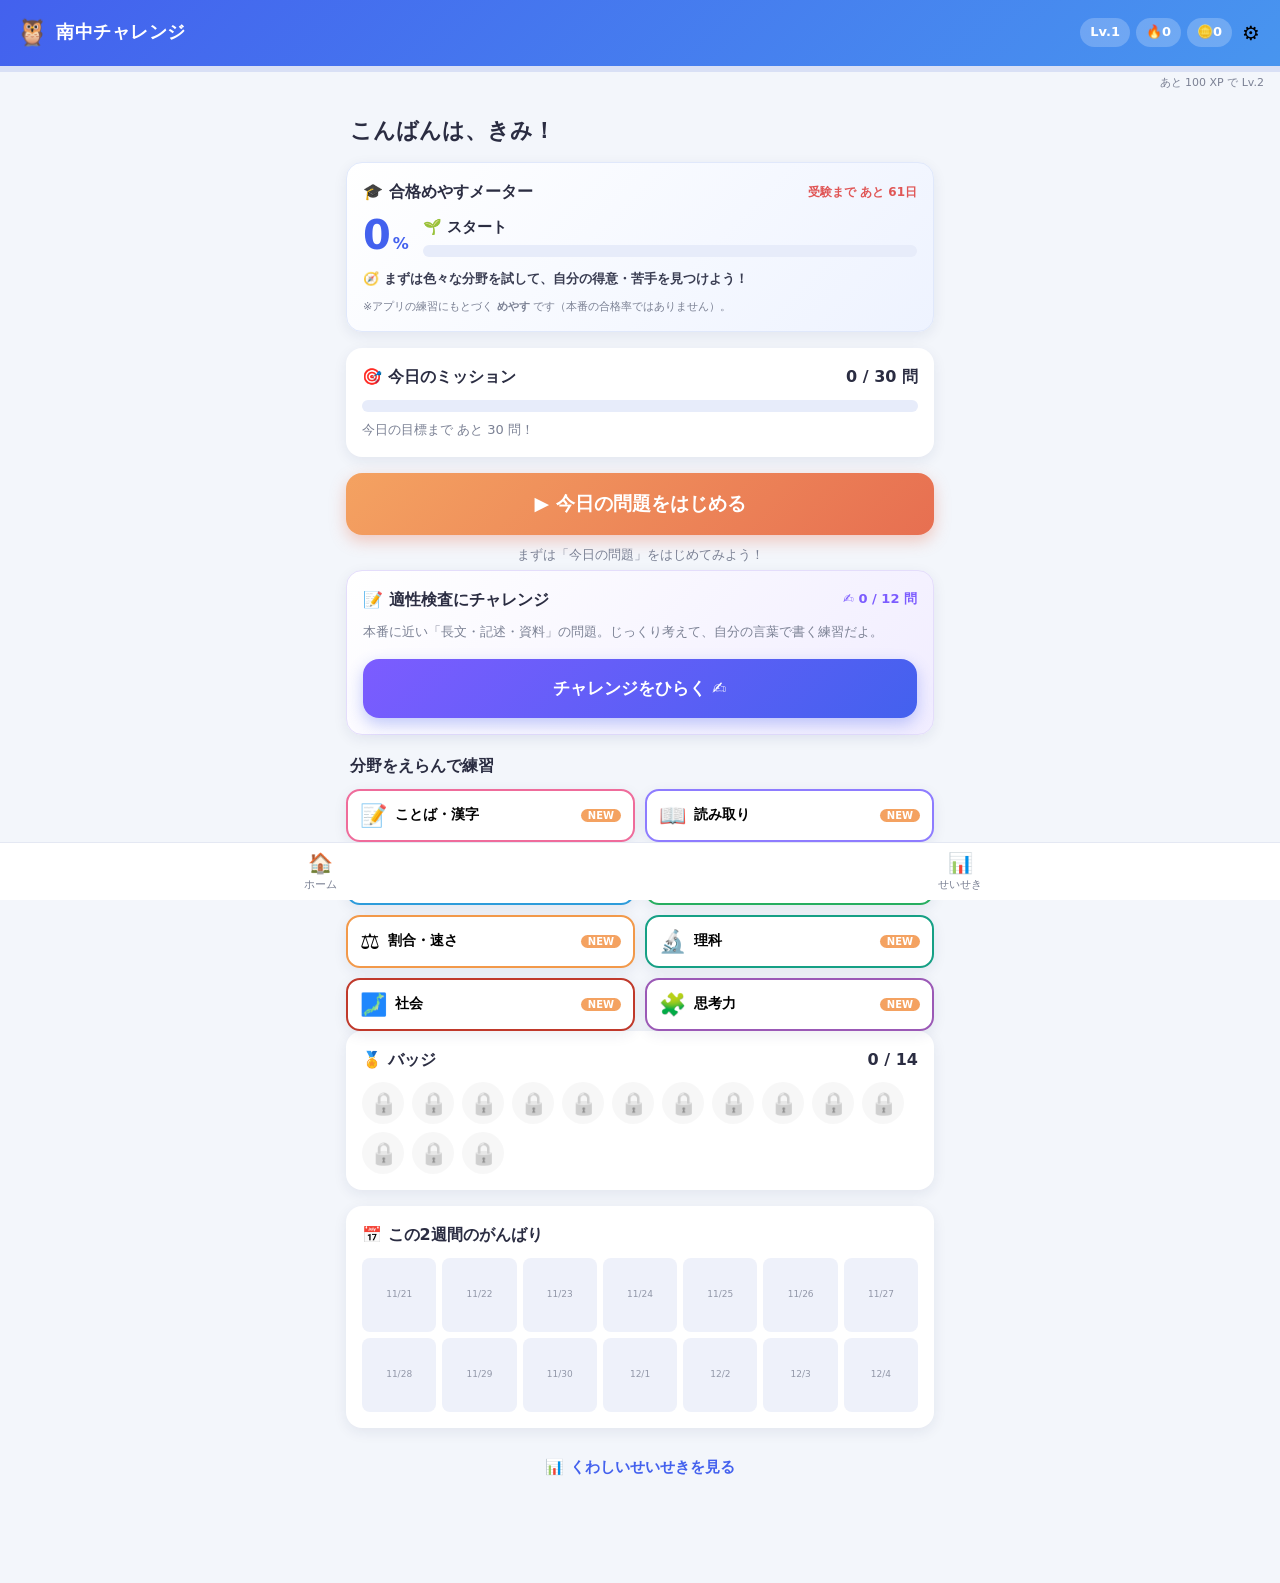
<file: yokohama-minami-quiz-app/index.html>
<!DOCTYPE html>
<html lang="ja">
<head>
  <meta charset="UTF-8" />
  <meta name="viewport" content="width=device-width, initial-scale=1.0" />
  <title>南中チャレンジ｜横浜南附属中 適性検査 1問1答</title>
  <link rel="stylesheet" href="css/style.css" />
</head>
<body>
  <!-- ヘッダー -->
  <header class="app-header">
    <div class="brand">
      <span class="logo">🦉</span>
      <span class="brand-name">南中チャレンジ</span>
    </div>
    <div class="header-stats">
      <span class="chip" id="hdr-level">Lv.1</span>
      <span class="chip" id="hdr-streak">🔥0</span>
      <span class="chip" id="hdr-coin">🪙0</span>
      <button class="icon-btn" id="settings-btn" title="設定">⚙️</button>
    </div>
  </header>
  <div class="xp-bar"><div class="xp-fill" id="xp-fill"></div></div>
  <div class="xp-text" id="xp-text"></div>

  <main>
    <!-- ===== ホーム ===== -->
    <section class="view active" id="view-home">
      <h1 class="greeting" id="greeting">こんにちは！</h1>

      <div class="card readiness-card">
        <div class="card-head">
          <span>🎓 合格めやすメーター</span>
          <span class="countdown" id="exam-countdown"></span>
        </div>
        <div class="readiness-main">
          <div class="readiness-score"><span id="readiness-num">0</span><span class="readiness-unit">%</span></div>
          <div class="readiness-info">
            <div class="readiness-stage" id="readiness-stage">🌱 スタート</div>
            <div class="bar"><div class="bar-fill readiness-fill" id="readiness-fill"></div></div>
          </div>
        </div>
        <div class="readiness-advice" id="readiness-advice"></div>
        <div class="readiness-note">※アプリの練習にもとづく <b>めやす</b> です（本番の合格率ではありません）。</div>
      </div>

      <div class="card mission">
        <div class="mission-head">
          <span>🎯 今日のミッション</span>
          <span id="daily-progress">0 / 10 問</span>
        </div>
        <div class="bar"><div class="bar-fill mission-fill" id="daily-fill"></div></div>
        <div class="mission-msg" id="daily-msg"></div>
      </div>

      <button class="big-btn" id="start-today">▶ 今日の問題をはじめる</button>
      <button class="big-btn revenge hidden" id="start-revenge">⚔️ リベンジ！まちがえた問題 <span id="revenge-count"></span></button>
      <p class="advice" id="advice"></p>

      <div class="card challenge-entry">
        <div class="card-head">
          <span>📝 適性検査にチャレンジ</span>
          <span id="challenge-progress"></span>
        </div>
        <p class="challenge-desc">本番に近い「長文・記述・資料」の問題。じっくり考えて、自分の言葉で書く練習だよ。</p>
        <button class="big-btn alt" id="open-challenges">チャレンジをひらく ✍️</button>
      </div>

      <h2 class="section-title">分野をえらんで練習</h2>
      <div class="cat-buttons" id="cat-buttons"></div>

      <div class="card">
        <div class="card-head">
          <span>🏅 バッジ</span>
          <span id="badge-count">0 / 0</span>
        </div>
        <div class="badge-preview" id="badge-preview"></div>
      </div>

      <div class="card">
        <div class="card-head"><span>📅 この2週間のがんばり</span></div>
        <div class="streak-cal" id="streak-cal"></div>
      </div>

      <button class="link-btn" id="home-stats-link">📊 くわしいせいせきを見る</button>
    </section>

    <!-- ===== クイズ ===== -->
    <section class="view" id="view-quiz">
      <button class="back-link" id="quit-quiz">← ホームにもどる</button>
      <div class="card quiz-card">
        <div class="q-meta">
          <span class="q-category" id="q-category"></span>
          <span class="q-level" id="q-level"></span>
        </div>
        <p class="q-text" id="q-text"></p>
        <div class="q-figure hidden" id="q-figure"></div>
        <div id="answer-area"></div>
        <div class="hint-box hidden" id="hint-box"></div>
        <div class="quiz-actions">
          <button class="ghost-btn" id="hint-btn">💡 ヒント</button>
          <button class="primary-btn hidden" id="submit-btn">こたえる</button>
        </div>
        <div class="feedback" id="feedback"></div>
        <button class="primary-btn next-btn hidden" id="next-btn">つぎの問題 ▶</button>
      </div>
    </section>

    <!-- ===== せいせき ===== -->
    <section class="view" id="view-stats">
      <button class="back-link" id="stats-back">← ホームにもどる</button>
      <h1 class="page-title">📊 せいせき</h1>
      <div class="totals">
        <div class="total-box"><div class="total-num" id="stat-total">0</div><div class="total-lbl">といた数</div></div>
        <div class="total-box"><div class="total-num" id="stat-correct">0</div><div class="total-lbl">正解</div></div>
        <div class="total-box"><div class="total-num" id="stat-rate">0%</div><div class="total-lbl">正答率</div></div>
      </div>
      <h2 class="section-title">🎓 合格めやすの内わけ</h2>
      <div class="cat-stats" id="readiness-breakdown"></div>
      <h2 class="section-title">分野ごとの正答率</h2>
      <div class="cat-stats" id="cat-stats"></div>
      <h2 class="section-title">📅 1日ごとの学習量（直近14日）</h2>
      <p class="history-summary" id="history-summary"></p>
      <div class="daily-history" id="daily-history"></div>
      <h2 class="section-title">バッジ一覧</h2>
      <div class="all-badges" id="all-badges"></div>

      <div class="card parent-card">
        <div class="card-head"><span>👨‍👩‍👧 おうちの方へ</span></div>
        <ul class="parent-points" id="parent-points"></ul>
      </div>
    </section>

    <!-- ===== 適性検査チャレンジ（一覧） ===== -->
    <section class="view" id="view-challenge-list">
      <button class="back-link" id="cl-back">← ホームにもどる</button>
      <h1 class="page-title">📝 適性検査チャレンジ</h1>
      <p class="advice">長文や資料を読んで、自分の言葉で書いてみよう。書けたら「模範解答」と「採点ポイント」で自分でまるつけ！</p>
      <p class="readiness-note">※本番の出題形式に合わせたオリジナル問題です（過去問ではありません）。</p>
      <div class="challenge-cards" id="challenge-cards"></div>
    </section>

    <!-- ===== 適性検査チャレンジ（解答） ===== -->
    <section class="view" id="view-challenge">
      <button class="back-link" id="ch-back">← 一覧にもどる</button>
      <div class="card">
        <div class="q-meta">
          <span class="q-category" id="ch-kind"></span>
          <span class="q-level" id="ch-title"></span>
        </div>
        <div class="ch-passage" id="ch-passage"></div>
        <div class="ch-material" id="ch-material"></div>
        <p class="q-text" id="ch-question"></p>
        <div class="tpl-row">
          <span class="tpl-label">✏️ 書き出しのヒント（タップで入る）</span>
          <button class="tpl-chip" data-tpl="理由は、＿＿だからです。">理由は、…だから</button>
          <button class="tpl-chip" data-tpl="資料から、＿＿が分かります。">資料から、…が分かる</button>
          <button class="tpl-chip" data-tpl="私は＿＿と考えます。なぜなら＿＿だからです。">私は…と考える。なぜなら…</button>
          <button class="tpl-chip" data-tpl="まず＿＿、次に＿＿、だから＿＿です。">まず…、次に…、だから…</button>
        </div>
        <textarea id="ch-input" class="ch-input" rows="6" placeholder="ここに答えを書こう（とちゅうでもOK）"></textarea>
        <div class="hint-box hidden" id="ch-hint"></div>
        <div class="quiz-actions">
          <button class="ghost-btn" id="ch-hint-btn">💡 ヒント</button>
          <button class="primary-btn" id="ch-reveal-btn">模範解答を見る</button>
        </div>
        <div class="ch-answer hidden" id="ch-answer"></div>
      </div>
    </section>
  </main>

  <!-- フッターナビ -->
  <nav class="bottom-nav">
    <button id="nav-home">🏠<span>ホーム</span></button>
    <button id="nav-stats">📊<span>せいせき</span></button>
  </nav>

  <!-- バッジ獲得モーダル -->
  <!-- 目標達成モーダル（やめどきを作る） -->
  <div class="modal hidden" id="goal-modal">
    <div class="modal-card">
      <h2>🎯 今日の目標たっせい！</h2>
      <p class="goal-msg" id="goal-msg"></p>
      <button class="primary-btn" id="goal-stop">今日はここまで 🎉</button>
      <div class="modal-actions">
        <button class="ghost-btn" id="goal-more3">あと3問だけ</button>
        <button class="ghost-btn" id="goal-keep">まだつづける！</button>
      </div>
    </div>
  </div>

  <div class="modal hidden" id="badge-modal">
    <div class="modal-card">
      <h2>🎉 新しいバッジ！</h2>
      <div id="badge-modal-body"></div>
      <button class="primary-btn" id="badge-modal-close">やったー！</button>
    </div>
  </div>

  <!-- 設定モーダル -->
  <div class="modal hidden" id="settings-modal">
    <div class="modal-card">
      <h2>⚙️ せってい</h2>
      <label class="field">なまえ
        <input type="text" id="set-name" maxlength="12" placeholder="ニックネーム" />
      </label>
      <label class="field">1日の目標問題数
        <input type="number" id="set-goal" min="1" max="50" />
      </label>
      <p class="exam-note" id="exam-note"></p>
      <div class="sync-box">
        <div class="sync-title">☁️ クラウド同期</div>
        <p class="sync-status" id="sync-status"></p>
        <div class="sync-btns" id="sync-btns"></div>
        <div class="sync-title">💾 バックアップ</div>
        <div class="sync-btns">
          <button class="ghost-btn small" id="backup-export">📤 書き出す</button>
          <button class="ghost-btn small" id="backup-import-btn">📥 読み込む</button>
          <input type="file" id="backup-import" accept=".json,application/json" class="hidden" />
        </div>
      </div>
      <div class="modal-actions">
        <button class="ghost-btn" id="settings-cancel">とじる</button>
        <button class="primary-btn" id="settings-save">ほぞん</button>
      </div>
      <button class="danger-link" id="settings-reset">データをリセット</button>
    </div>
  </div>

  <div class="toast" id="toast"></div>

  <!-- スクリプト（順番に読みこむ：file:// でも動くように module は使わない） -->
  <script src="js/questions.js"></script>
  <script src="js/questions-figures.js"></script>
  <script src="js/challenges.js"></script>
  <script src="js/storage.js"></script>
  <script src="js/firebase-config.js"></script>
  <script src="js/cloudsync.js"></script>
  <script src="js/gamify.js"></script>
  <script src="js/adaptive.js"></script>
  <script src="js/app.js"></script>
</body>
</html>
</file>
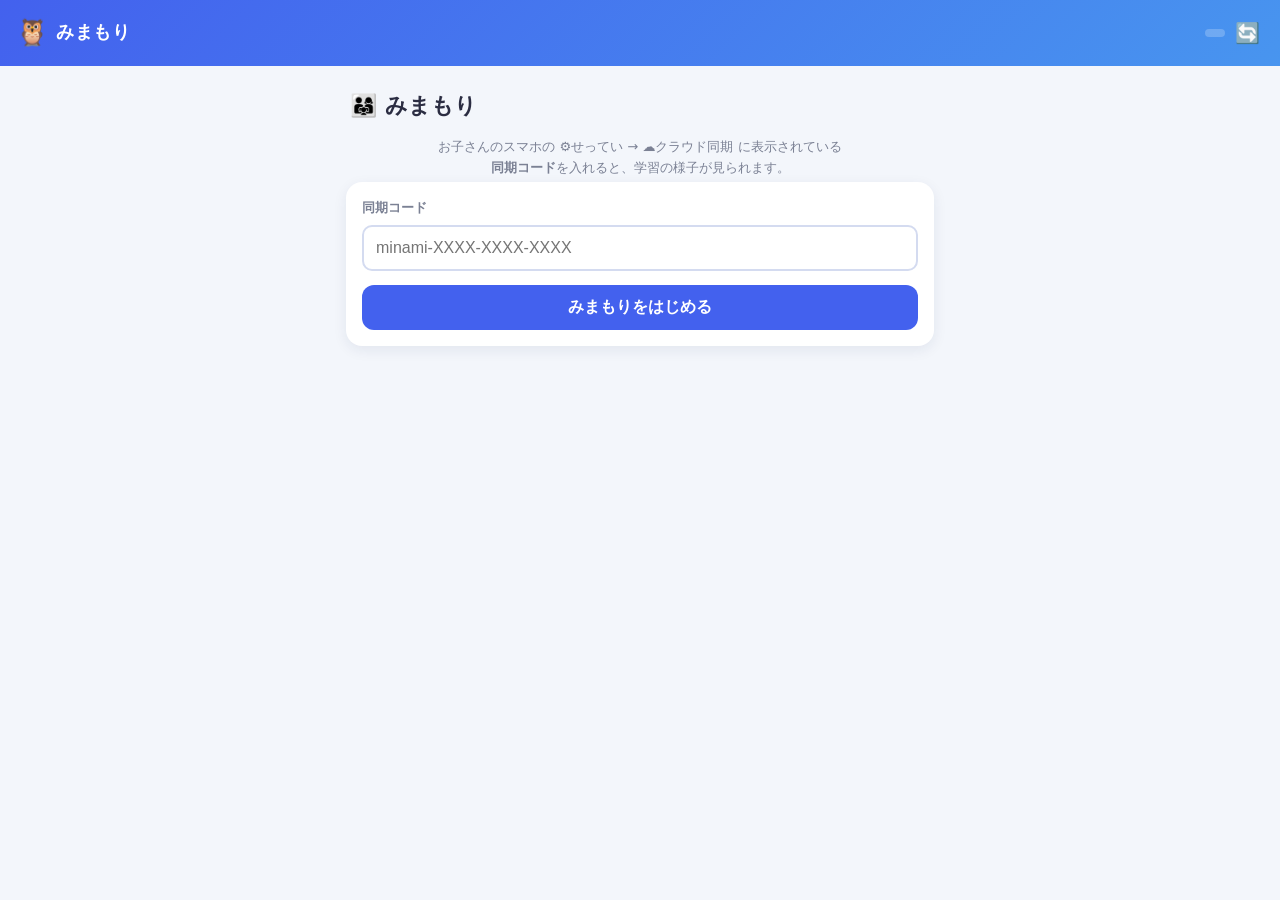
<file: yokohama-minami-quiz-app/mimamori.html>
<!DOCTYPE html>
<html lang="ja">
<head>
  <meta charset="UTF-8" />
  <meta name="viewport" content="width=device-width, initial-scale=1.0" />
  <title>みまもり｜南中チャレンジ</title>
  <link rel="stylesheet" href="css/style.css" />
</head>
<body>
  <header class="app-header">
    <div class="brand">
      <span class="logo">🦉</span>
      <span class="brand-name">みまもり</span>
    </div>
    <div class="header-stats">
      <span class="chip" id="mm-exam"></span>
      <button class="icon-btn" id="mm-refresh" title="更新">🔄</button>
    </div>
  </header>

  <main>
    <!-- コード入力（URLにコードが無いとき） -->
    <section class="view active" id="mm-input-view" style="display:none">
      <h1 class="page-title">👨‍👩‍👧 みまもり</h1>
      <p class="advice">お子さんのスマホの ⚙️せってい → ☁️クラウド同期 に表示されている<br><b>同期コード</b>を入れると、学習の様子が見られます。</p>
      <div class="card">
        <label class="field">同期コード
          <input type="text" id="mm-code-input" placeholder="minami-XXXX-XXXX-XXXX" autocomplete="off" />
        </label>
        <button class="primary-btn" id="mm-code-go" style="width:100%">みまもりをはじめる</button>
      </div>
      <p class="readiness-note" id="mm-input-note"></p>
    </section>

    <!-- ダッシュボード -->
    <section class="view" id="mm-dash-view" style="display:none">
      <h1 class="page-title" id="mm-title">📊 学習のようす</h1>

      <div class="card readiness-card">
        <div class="card-head"><span>🎓 合格めやす</span><span class="countdown" id="mm-exam2"></span></div>
        <div class="readiness-main">
          <div class="readiness-score"><span id="mm-score">0</span><span class="readiness-unit">%</span></div>
          <div class="readiness-info">
            <div class="readiness-stage" id="mm-stage"></div>
            <div class="bar"><div class="bar-fill readiness-fill" id="mm-score-fill"></div></div>
          </div>
        </div>
        <div class="readiness-note">※アプリの練習にもとづくめやすです（本番の合格率ではありません）。</div>
      </div>

      <div class="totals">
        <div class="total-box"><div class="total-num" id="mm-week-days">0</div><div class="total-lbl">今週の学習日数</div></div>
        <div class="total-box"><div class="total-num" id="mm-week-q">0</div><div class="total-lbl">今週の問題数</div></div>
        <div class="total-box"><div class="total-num" id="mm-rate">0%</div><div class="total-lbl">全体の正答率</div></div>
      </div>

      <div class="card">
        <div class="card-head"><span>📅 この2週間のがんばり</span></div>
        <div class="streak-cal" id="mm-cal"></div>
      </div>

      <h2 class="section-title">分野ごとの正答率</h2>
      <div class="cat-stats" id="mm-cats"></div>

      <div class="card parent-card">
        <div class="card-head"><span>👨‍👩‍👧 おうちの方へ</span></div>
        <ul class="parent-points" id="mm-points"></ul>
      </div>

      <p class="readiness-note" id="mm-updated"></p>
      <button class="link-btn" id="mm-change">別のコードにする／みまもりをやめる</button>
    </section>

    <!-- 状態メッセージ -->
    <p class="advice" id="mm-msg" style="display:none"></p>
  </main>

  <div class="toast" id="toast"></div>

  <script src="js/firebase-config.js"></script>
  <script src="js/storage.js"></script>
  <script src="js/gamify.js"></script>
  <script src="js/cloudsync.js"></script>
  <script src="js/mimamori.js"></script>
</body>
</html>
</file>
<file: yokohama-minami-quiz-app/css/style.css>
/* ===== ベース ===== */
:root {
  --bg: #f3f6fb;
  --card: #ffffff;
  --ink: #2b2d42;
  --muted: #7b8194;
  --primary: #4361ee;
  --primary-d: #3146c0;
  --ok: #2e9e5b;
  --ng: #e05656;
  --accent: #f4a261;
  --radius: 16px;
  --shadow: 0 4px 14px rgba(30, 40, 90, 0.08);
}
* { box-sizing: border-box; }
html, body { margin: 0; padding: 0; }
body {
  font-family: "Hiragino Maru Gothic ProN", "Yu Gothic", "Meiryo", system-ui, sans-serif;
  background: var(--bg);
  color: var(--ink);
  -webkit-text-size-adjust: 100%;
  padding-bottom: 80px;
  line-height: 1.6;
}
button { font-family: inherit; cursor: pointer; }

/* ===== ヘッダー ===== */
.app-header {
  position: sticky; top: 0; z-index: 20;
  display: flex; align-items: center; justify-content: space-between;
  padding: 12px 16px;
  background: linear-gradient(135deg, #4361ee, #4895ef);
  color: #fff;
}
.brand { display: flex; align-items: center; gap: 8px; }
.logo { font-size: 26px; }
.brand-name { font-weight: 800; font-size: 18px; letter-spacing: .5px; }
.header-stats { display: flex; align-items: center; gap: 6px; }
.chip {
  background: rgba(255,255,255,.22);
  border-radius: 999px; padding: 4px 10px;
  font-weight: 700; font-size: 13px; white-space: nowrap;
}
.icon-btn { background: none; border: none; font-size: 20px; padding: 2px 4px; }
.xp-bar { height: 6px; background: #d9e0f5; }
.xp-fill { height: 100%; background: linear-gradient(90deg,#ffd166,#f4a261); width: 0; transition: width .4s; }
.xp-text { font-size: 11px; color: var(--muted); text-align: right; padding: 2px 16px 0; }

/* ===== レイアウト ===== */
main { max-width: 620px; margin: 0 auto; padding: 16px; }
.view { display: none; }
.view.active { display: block; animation: fade .25s; }
@keyframes fade { from { opacity: 0; transform: translateY(6px); } to { opacity: 1; transform: none; } }

.card {
  background: var(--card); border-radius: var(--radius);
  box-shadow: var(--shadow); padding: 16px; margin-bottom: 16px;
}
.card-head, .mission-head {
  display: flex; justify-content: space-between; align-items: center;
  font-weight: 700; margin-bottom: 10px;
}
.section-title { font-size: 16px; margin: 18px 4px 10px; }
.page-title { font-size: 22px; margin: 6px 4px 14px; }

/* ===== ホーム ===== */
.greeting { font-size: 22px; margin: 6px 4px 14px; }

/* 合格めやすメーター */
.readiness-card { background: linear-gradient(135deg,#fff,#eef3ff); border: 1px solid #e0e8fb; }
.countdown { font-size: 12px; font-weight: 800; color: #e05656; white-space: nowrap; }
.readiness-main { display: flex; align-items: center; gap: 14px; }
.readiness-score { display: flex; align-items: baseline; font-weight: 800; color: var(--primary); }
.readiness-score #readiness-num { font-size: 40px; line-height: 1; }
.readiness-unit { font-size: 16px; margin-left: 2px; }
.readiness-info { flex: 1; }
.readiness-stage { font-weight: 800; font-size: 15px; margin-bottom: 6px; }
.readiness-fill { background: linear-gradient(90deg,#ffd166,#06d6a0); }
.readiness-advice { margin-top: 12px; font-size: 13px; font-weight: 700; color: #3a3d52; }
.readiness-note { margin-top: 8px; font-size: 11px; color: var(--muted); }
.mission-msg { font-size: 13px; color: var(--muted); margin-top: 8px; }
.mission-fill { background: linear-gradient(90deg,#06d6a0,#1b9aaa) !important; }

.big-btn {
  width: 100%; border: none; border-radius: var(--radius);
  background: linear-gradient(135deg,#f4a261,#e76f51); color: #fff;
  font-size: 19px; font-weight: 800; padding: 18px;
  box-shadow: 0 6px 16px rgba(231,111,81,.35);
  transition: transform .1s;
}
.big-btn:active { transform: scale(.98); }
.advice { text-align: center; color: var(--muted); font-size: 13px; margin: 10px 6px 4px; }

/* リベンジボタン（まちがえた問題だけ復習） */
.big-btn.revenge {
  background: linear-gradient(135deg,#e05656,#c0392b);
  box-shadow: 0 6px 16px rgba(224,86,86,.32);
  font-size: 16px; margin-top: 10px;
}

.cat-buttons { display: grid; grid-template-columns: repeat(2,1fr); gap: 10px; }
.cat-chip {
  display: flex; align-items: center; gap: 8px;
  background: var(--card); border: 2px solid #e3e8f5; border-radius: 14px;
  padding: 12px; font-weight: 700; font-size: 14px; box-shadow: var(--shadow);
}
.cat-emoji { font-size: 22px; }
.cat-acc { margin-left: auto; font-size: 12px; color: var(--muted); font-weight: 700; }
.cat-acc.new { color: #fff; background: var(--accent); padding: 1px 7px; border-radius: 999px; font-size: 10px; }

/* バッジ・カレンダー */
.badge-preview { display: flex; flex-wrap: wrap; gap: 8px; }
.badge {
  width: 42px; height: 42px; border-radius: 50%;
  display: grid; place-items: center; background: #eef1fa;
  filter: grayscale(1); opacity: .55;
}
.badge.got { filter: none; opacity: 1; background: #fff3d6; }
.badge-emoji { font-size: 22px; }

.streak-cal { display: grid; grid-template-columns: repeat(7,1fr); gap: 6px; }
.cal-cell {
  aspect-ratio: 1; border-radius: 8px; background: #eef1fa;
  display: grid; place-items: center; font-size: 12px; color: var(--muted);
}
.cal-cell { grid-auto-rows: min-content; align-content: center; line-height: 1.1; padding: 2px; }
.cal-cell.done { background: #ffce4d; color: #7a5a00; font-weight: 800; }
.cal-count { font-size: 14px; font-weight: 800; }
.cal-date { font-size: 9px; opacity: .8; }

.link-btn {
  width: 100%; background: none; border: none; color: var(--primary);
  font-weight: 700; font-size: 15px; padding: 10px; margin-top: 4px;
}

/* ===== 適性検査チャレンジ ===== */
.big-btn.alt { background: linear-gradient(135deg,#7c5cff,#4361ee); box-shadow: 0 6px 16px rgba(67,97,238,.32); font-size: 17px; margin-top: 4px; }
.challenge-entry { background: linear-gradient(135deg,#fff,#f1edff); border: 1px solid #e4ddfb; }
.challenge-desc { font-size: 13px; color: var(--muted); margin: 0 0 12px; }
#challenge-progress { font-size: 13px; font-weight: 800; color: #7c5cff; }

.challenge-cards { display: grid; gap: 10px; }
.ch-card {
  display: flex; align-items: center; gap: 10px; text-align: left;
  background: var(--card); border: 2px solid #e3e8f5; border-radius: 14px;
  padding: 14px; font-weight: 700; font-size: 15px; box-shadow: var(--shadow); color: var(--ink);
}
.ch-card.done { border-color: #bce8cd; background: #f3fbf6; }
.ch-kindtag { color: #fff; font-size: 12px; font-weight: 800; padding: 3px 9px; border-radius: 999px; white-space: nowrap; }
.kind-1 { background: #8e7cff; }
.kind-2 { background: #2d9cdb; }
.ch-cardtitle { flex: 1; }
.ch-cardmark { font-size: 18px; color: var(--muted); }

.ch-passage { background: #f7f9ff; border-left: 4px solid #c5d0f5; border-radius: 8px;
  padding: 12px 14px; font-size: 15px; line-height: 1.9; white-space: pre-wrap; margin-bottom: 12px; }
.ch-material { margin-bottom: 12px; overflow-x: auto; }
.ch-table { border-collapse: collapse; width: 100%; font-size: 14px; }
.ch-table th, .ch-table td { border: 1px solid #d4dbf0; padding: 8px 10px; text-align: center; }
.ch-table th { background: #eef1fa; }
/* 文型テンプレート（書き出しのヒント） */
.tpl-row { display: flex; flex-wrap: wrap; gap: 6px; align-items: center; margin-bottom: 8px; }
.tpl-label { width: 100%; font-size: 12px; font-weight: 700; color: var(--muted); }
.tpl-chip {
  background: #eef1fa; border: 1px solid #d4dbf0; color: var(--primary);
  border-radius: 999px; padding: 6px 10px; font-size: 12px; font-weight: 700;
}
.tpl-chip:active { background: #dde4f8; }

.ch-input {
  width: 100%; font-size: 16px; padding: 12px; line-height: 1.8;
  border: 2px solid #d4dbf0; border-radius: 12px; outline: none; resize: vertical; font-family: inherit;
}
.ch-input:focus { border-color: var(--primary); }

.ch-answer { margin-top: 16px; border-top: 1px dashed #d4dbf0; padding-top: 14px; }
.ch-ans-title { font-weight: 800; font-size: 15px; margin: 12px 0 6px; }
.ch-model { background: #e7f7ee; border: 1px solid #bce8cd; border-radius: 10px;
  padding: 12px; font-size: 14px; line-height: 1.9; white-space: pre-wrap; }
.ch-points { margin: 4px 0 0; padding-left: 4px; list-style: none; }
.ch-points li { margin: 8px 0; font-size: 14px; }
.ch-points label { display: flex; gap: 8px; align-items: flex-start; cursor: pointer; }
.ch-points input { margin-top: 4px; }
.ch-grade { display: flex; gap: 10px; margin-top: 16px; }

/* ===== クイズ ===== */
.back-link, .danger-link {
  background: none; border: none; color: var(--muted);
  font-size: 14px; padding: 6px 2px; margin-bottom: 6px; font-weight: 600;
}
.quiz-card { padding: 18px; }
.q-meta { display: flex; justify-content: space-between; align-items: center; margin-bottom: 12px; }
.q-category { color: #fff; font-weight: 700; font-size: 12px; padding: 4px 10px; border-radius: 999px; }
.q-level { color: var(--accent); font-size: 15px; letter-spacing: 2px; }
.q-text { font-size: 19px; font-weight: 700; line-height: 1.7; margin: 6px 0 18px; }

/* 図（SVG）表示枠。問題文の下に中央ぞろえで表示する。 */
.q-figure { margin: 0 0 18px; text-align: center; }
.q-figure svg { max-width: 100%; height: auto; background: #fff; border: 1px solid var(--line, #e3e3ef); border-radius: 12px; padding: 10px; }

.answer-input {
  width: 100%; font-size: 18px; padding: 14px;
  border: 2px solid #d4dbf0; border-radius: 12px; outline: none;
}
.answer-input:focus { border-color: var(--primary); }
.answer-input:disabled { background: #f4f6fc; color: var(--muted); }

.choice-grid { display: grid; grid-template-columns: 1fr 1fr; gap: 10px; }
.choice-btn {
  border: 2px solid #d4dbf0; background: #fff; border-radius: 12px;
  padding: 16px; font-size: 16px; font-weight: 700; color: var(--ink);
  transition: transform .08s;
}
.choice-btn:active { transform: scale(.97); }
.choice-btn.correct { border-color: var(--ok); background: #e7f7ee; color: var(--ok); }
.choice-btn.wrong { border-color: var(--ng); background: #fdeaea; color: var(--ng); }
.choice-btn:disabled { cursor: default; }

.hint-box {
  margin-top: 12px; background: #fff8e6; border: 1px dashed #f0c14b;
  border-radius: 10px; padding: 10px 12px; font-size: 14px; color: #7a5a00;
}

.quiz-actions { display: flex; gap: 10px; margin-top: 14px; }
.ghost-btn {
  background: #eef1fa; border: none; color: var(--primary);
  border-radius: 12px; padding: 12px 16px; font-weight: 700; font-size: 15px;
}
.primary-btn {
  background: var(--primary); border: none; color: #fff;
  border-radius: 12px; padding: 12px 18px; font-weight: 800; font-size: 16px;
  flex: 1;
}
.primary-btn:active { background: var(--primary-d); }
.next-btn { width: 100%; margin-top: 16px; }

.feedback { margin-top: 16px; border-radius: 12px; overflow: hidden; max-height: 0; transition: max-height .3s; }
.feedback.show { max-height: 500px; padding: 14px; }
.feedback.ok { background: #e7f7ee; border: 1px solid #bce8cd; }
.feedback.ng { background: #fdeaea; border: 1px solid #f5c2c2; }
.fb-title { font-weight: 800; font-size: 17px; }
.fb-xp { color: var(--accent); font-weight: 800; margin-top: 2px; }
.fb-exp { margin-top: 10px; font-size: 14px; line-height: 1.7; color: #3a3d52; }

/* ===== バー（共通） ===== */
.bar { background: #e7ecfa; border-radius: 999px; height: 12px; overflow: hidden; }
.bar-fill { height: 100%; background: var(--primary); width: 0; transition: width .4s; border-radius: 999px; }

/* ===== せいせき ===== */
.totals { display: grid; grid-template-columns: repeat(3,1fr); gap: 10px; margin-bottom: 8px; }
.total-box { background: var(--card); border-radius: 14px; box-shadow: var(--shadow); padding: 16px 8px; text-align: center; }
.total-num { font-size: 26px; font-weight: 800; color: var(--primary); }
.total-lbl { font-size: 12px; color: var(--muted); }
.stat-row { display: flex; align-items: center; gap: 10px; margin-bottom: 10px; }
.stat-name { width: 96px; font-size: 13px; font-weight: 700; }
.stat-row .bar { flex: 1; }
.stat-val { width: 88px; text-align: right; font-size: 12px; color: var(--muted); }

/* 1日ごとの学習量 */
.history-summary { font-size: 13px; color: var(--muted); margin: 0 4px 10px; }
.daily-history { display: grid; gap: 7px; margin-bottom: 8px; }
.hist-row { display: flex; align-items: center; gap: 10px; }
.hist-date { width: 78px; font-size: 12px; font-weight: 700; color: var(--muted); }
.hist-row .bar { flex: 1; }
.hist-fill { background: #d3def7; }            /* バー全体＝その日の実施数 */
.hist-fill.reached { background: #c7e9f1; }    /* 目標達成日 */
.hist-correct { height: 100%; border-radius: 999px; background: linear-gradient(90deg,#06d6a0,#1b9aaa); } /* 濃い部分＝正答数 */
.hist-num { width: 64px; text-align: right; font-size: 12px; font-weight: 700; color: var(--ink); }

/* 保護者向けカード */
.parent-card { background: linear-gradient(135deg,#fff,#fff6ef); border: 1px solid #f3e2d2; }
.parent-points { margin: 0; padding-left: 18px; }
.parent-points li { font-size: 13px; line-height: 1.8; color: #4a4d63; margin: 4px 0; }

.all-badges { display: grid; gap: 8px; }
.badge-full {
  display: flex; align-items: center; gap: 10px;
  background: var(--card); border-radius: 12px; box-shadow: var(--shadow);
  padding: 10px 12px; filter: grayscale(1); opacity: .6;
}
.badge-full.got { filter: none; opacity: 1; }
.badge-full .badge-name { font-weight: 700; }
.badge-full .badge-desc { margin-left: auto; font-size: 12px; color: var(--muted); }

/* ===== フッターナビ ===== */
.bottom-nav {
  position: fixed; bottom: 0; left: 0; right: 0;
  display: flex; background: #fff; border-top: 1px solid #e4e8f3; z-index: 20;
}
.bottom-nav button {
  flex: 1; background: none; border: none; padding: 8px; font-size: 20px;
  display: flex; flex-direction: column; align-items: center; color: var(--muted);
}
.bottom-nav button span { font-size: 11px; margin-top: 2px; }

/* ===== モーダル ===== */
.modal {
  position: fixed; inset: 0; background: rgba(20,25,50,.55);
  display: grid; place-items: center; z-index: 50; padding: 20px;
}
.modal-card {
  background: #fff; border-radius: 20px; padding: 24px; width: 100%; max-width: 360px;
  text-align: center; animation: pop .25s;
}
@keyframes pop { from { transform: scale(.9); opacity: 0; } to { transform: none; opacity: 1; } }
.modal-card h2 { margin: 0 0 14px; }
.got-badge { margin: 10px 0; }
.got-emoji { font-size: 56px; }
.got-name { font-weight: 800; font-size: 18px; }
.got-desc { font-size: 13px; color: var(--muted); }
.field { display: block; text-align: left; font-size: 13px; font-weight: 700; color: var(--muted); margin-bottom: 14px; }
.exam-note { text-align: left; font-size: 13px; font-weight: 700; color: var(--primary); margin: 0 0 14px; }
.field input {
  display: block; width: 100%; margin-top: 6px; padding: 12px;
  border: 2px solid #d4dbf0; border-radius: 10px; font-size: 16px;
}
.modal-actions { display: flex; gap: 10px; margin-top: 6px; }

/* 同期・バックアップ（設定内） */
.sync-box { text-align: left; border-top: 1px dashed #d4dbf0; margin: 4px 0 12px; padding-top: 10px; }
.sync-title { font-size: 13px; font-weight: 800; margin: 8px 0 4px; }
.sync-status { font-size: 12px; color: var(--muted); margin: 0 0 8px; line-height: 1.7; word-break: break-all; }
.sync-code { color: var(--primary); }
.sync-btns { display: flex; flex-wrap: wrap; gap: 8px; margin-bottom: 4px; }
.ghost-btn.small { padding: 8px 12px; font-size: 13px; flex: none; }

.goal-msg { font-size: 14px; color: var(--muted); margin: 0 0 14px; }
#goal-modal .primary-btn { width: 100%; margin-bottom: 10px; }
#goal-modal .ghost-btn { flex: 1; }
.danger-link { width: 100%; color: var(--ng); margin-top: 14px; }

/* ===== トースト ===== */
.toast {
  position: fixed; bottom: 90px; left: 50%; transform: translateX(-50%) translateY(20px);
  background: #2b2d42; color: #fff; padding: 12px 18px; border-radius: 999px;
  font-weight: 700; font-size: 14px; opacity: 0; pointer-events: none;
  transition: all .3s; z-index: 60; white-space: nowrap;
}
.toast.show { opacity: 1; transform: translateX(-50%) translateY(0); }

.hidden { display: none !important; }
</file>
